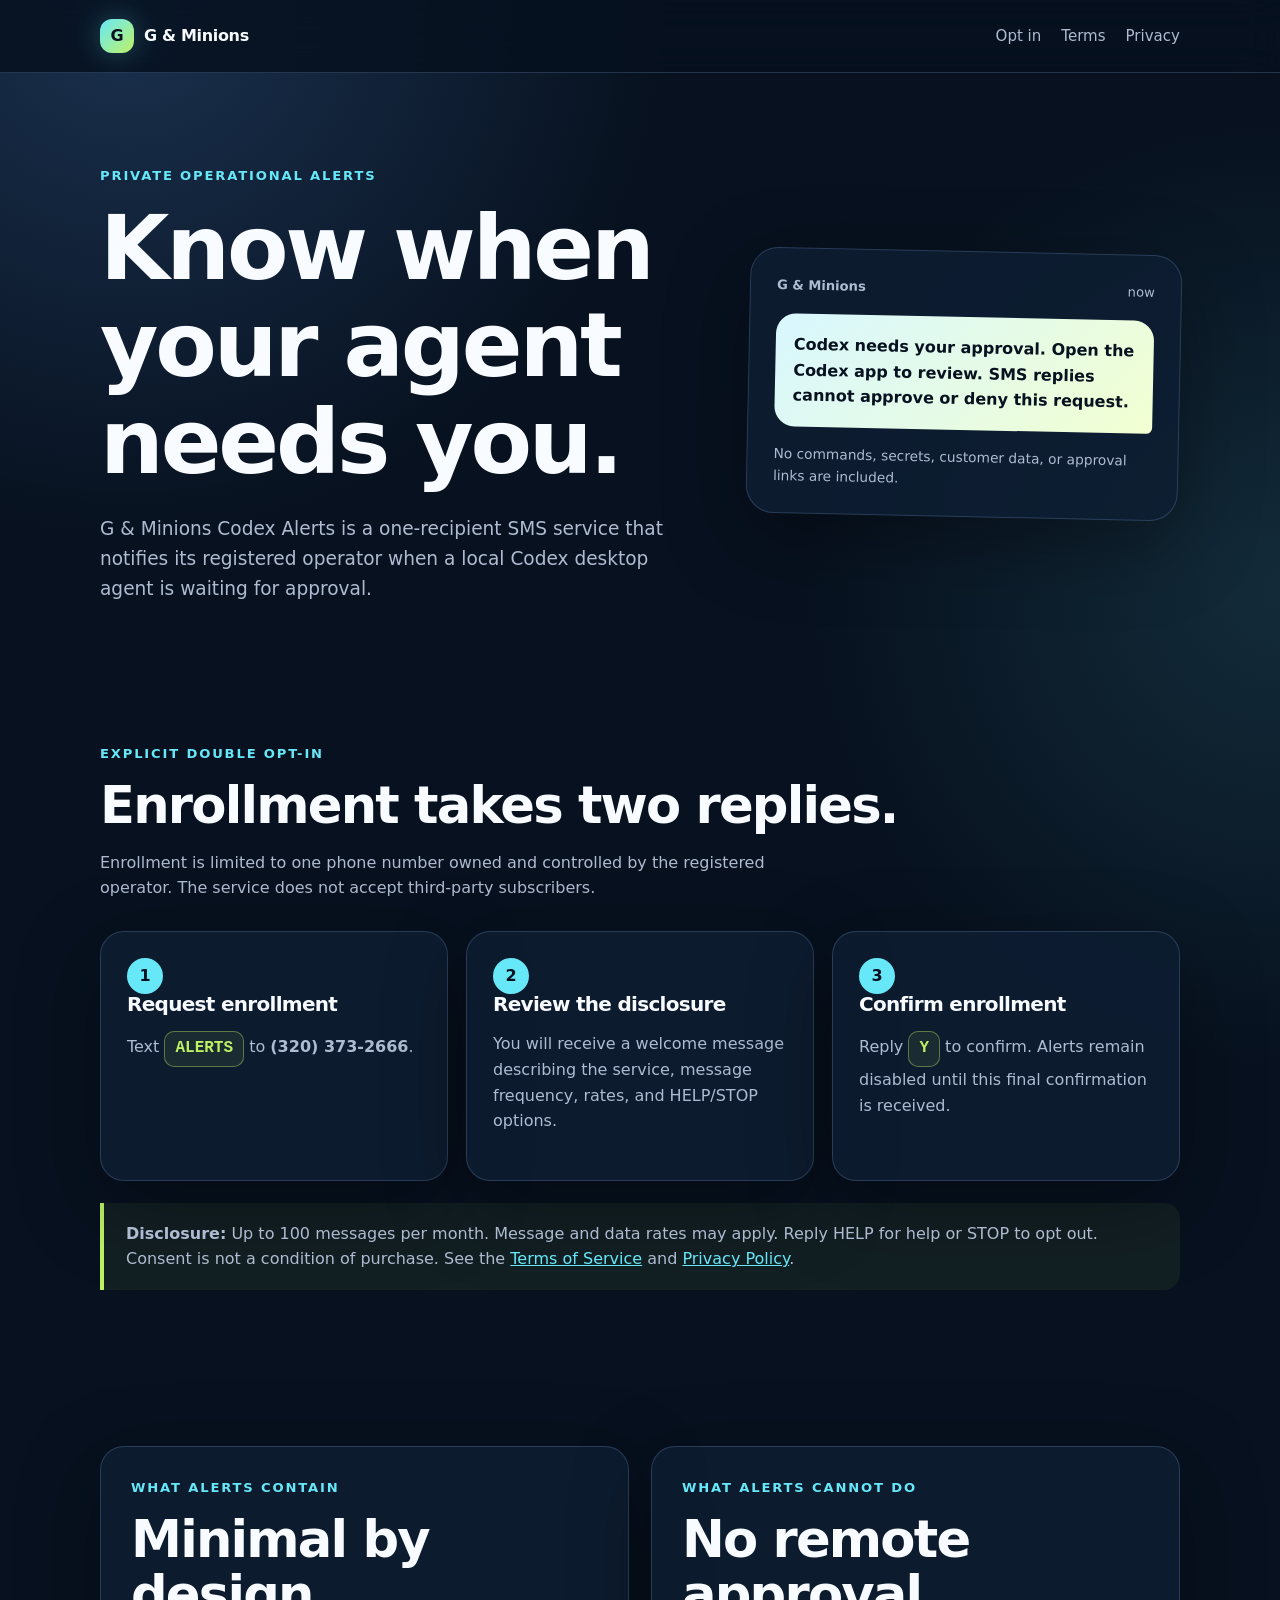
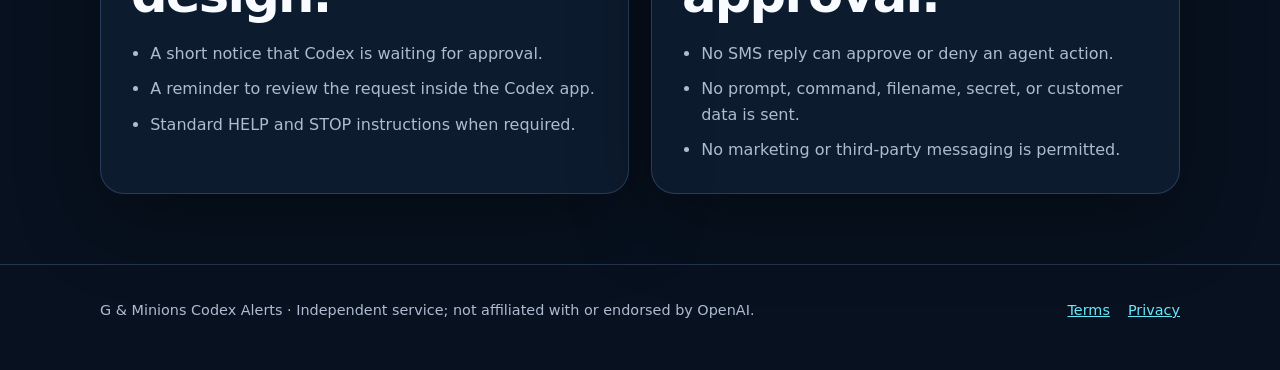
<file: index.html>
<!doctype html>
<html lang="en">
<head>
  <meta charset="utf-8">
  <meta name="viewport" content="width=device-width, initial-scale=1">
  <meta name="description" content="Opt-in information for G and Minions Codex approval alerts.">
  <title>G &amp; Minions — Codex Approval Alerts</title>
  <link rel="stylesheet" href="styles.css">
</head>
<body>
  <header class="site-header">
    <div class="shell nav">
      <a class="brand" href="index.html"><span class="brand-mark">G</span> G &amp; Minions</a>
      <nav class="nav-links" aria-label="Primary navigation">
        <a href="#opt-in">Opt in</a>
        <a href="terms.html">Terms</a>
        <a href="privacy.html">Privacy</a>
      </nav>
    </div>
  </header>

  <main>
    <div class="shell hero">
      <div>
        <p class="eyebrow">Private operational alerts</p>
        <h1>Know when your agent needs you.</h1>
        <p class="lede">G &amp; Minions Codex Alerts is a one-recipient SMS service that notifies its registered operator when a local Codex desktop agent is waiting for approval.</p>
      </div>
      <aside class="sms-card" aria-label="Example alert message">
        <div class="sms-meta"><strong>G &amp; Minions</strong><span>now</span></div>
        <div class="bubble">Codex needs your approval. Open the Codex app to review. SMS replies cannot approve or deny this request.</div>
        <p class="sms-note">No commands, secrets, customer data, or approval links are included.</p>
      </aside>
    </div>

    <section id="opt-in">
      <div class="shell">
        <p class="eyebrow">Explicit double opt-in</p>
        <h2>Enrollment takes two replies.</h2>
        <p class="section-intro">Enrollment is limited to one phone number owned and controlled by the registered operator. The service does not accept third-party subscribers.</p>
        <div class="steps">
          <article class="step">
            <span class="step-number">1</span>
            <h3>Request enrollment</h3>
            <p>Text <span class="keyword">ALERTS</span> to <strong>(320) 373-2666</strong>.</p>
          </article>
          <article class="step">
            <span class="step-number">2</span>
            <h3>Review the disclosure</h3>
            <p>You will receive a welcome message describing the service, message frequency, rates, and HELP/STOP options.</p>
          </article>
          <article class="step">
            <span class="step-number">3</span>
            <h3>Confirm enrollment</h3>
            <p>Reply <span class="keyword">Y</span> to confirm. Alerts remain disabled until this final confirmation is received.</p>
          </article>
        </div>
        <p class="disclosure"><strong>Disclosure:</strong> Up to 100 messages per month. Message and data rates may apply. Reply HELP for help or STOP to opt out. Consent is not a condition of purchase. See the <a href="terms.html">Terms of Service</a> and <a href="privacy.html">Privacy Policy</a>.</p>
      </div>
    </section>

    <section>
      <div class="shell grid-two">
        <article class="panel">
          <p class="eyebrow">What alerts contain</p>
          <h2>Minimal by design.</h2>
          <ul>
            <li>A short notice that Codex is waiting for approval.</li>
            <li>A reminder to review the request inside the Codex app.</li>
            <li>Standard HELP and STOP instructions when required.</li>
          </ul>
        </article>
        <article class="panel">
          <p class="eyebrow">What alerts cannot do</p>
          <h2>No remote approval.</h2>
          <ul>
            <li>No SMS reply can approve or deny an agent action.</li>
            <li>No prompt, command, filename, secret, or customer data is sent.</li>
            <li>No marketing or third-party messaging is permitted.</li>
          </ul>
        </article>
      </div>
    </section>
  </main>

  <footer class="site-footer">
    <div class="shell footer-row">
      <span>G &amp; Minions Codex Alerts · Independent service; not affiliated with or endorsed by OpenAI.</span>
      <span class="footer-links"><a href="terms.html">Terms</a><a href="privacy.html">Privacy</a></span>
    </div>
  </footer>
</body>
</html>
</file>
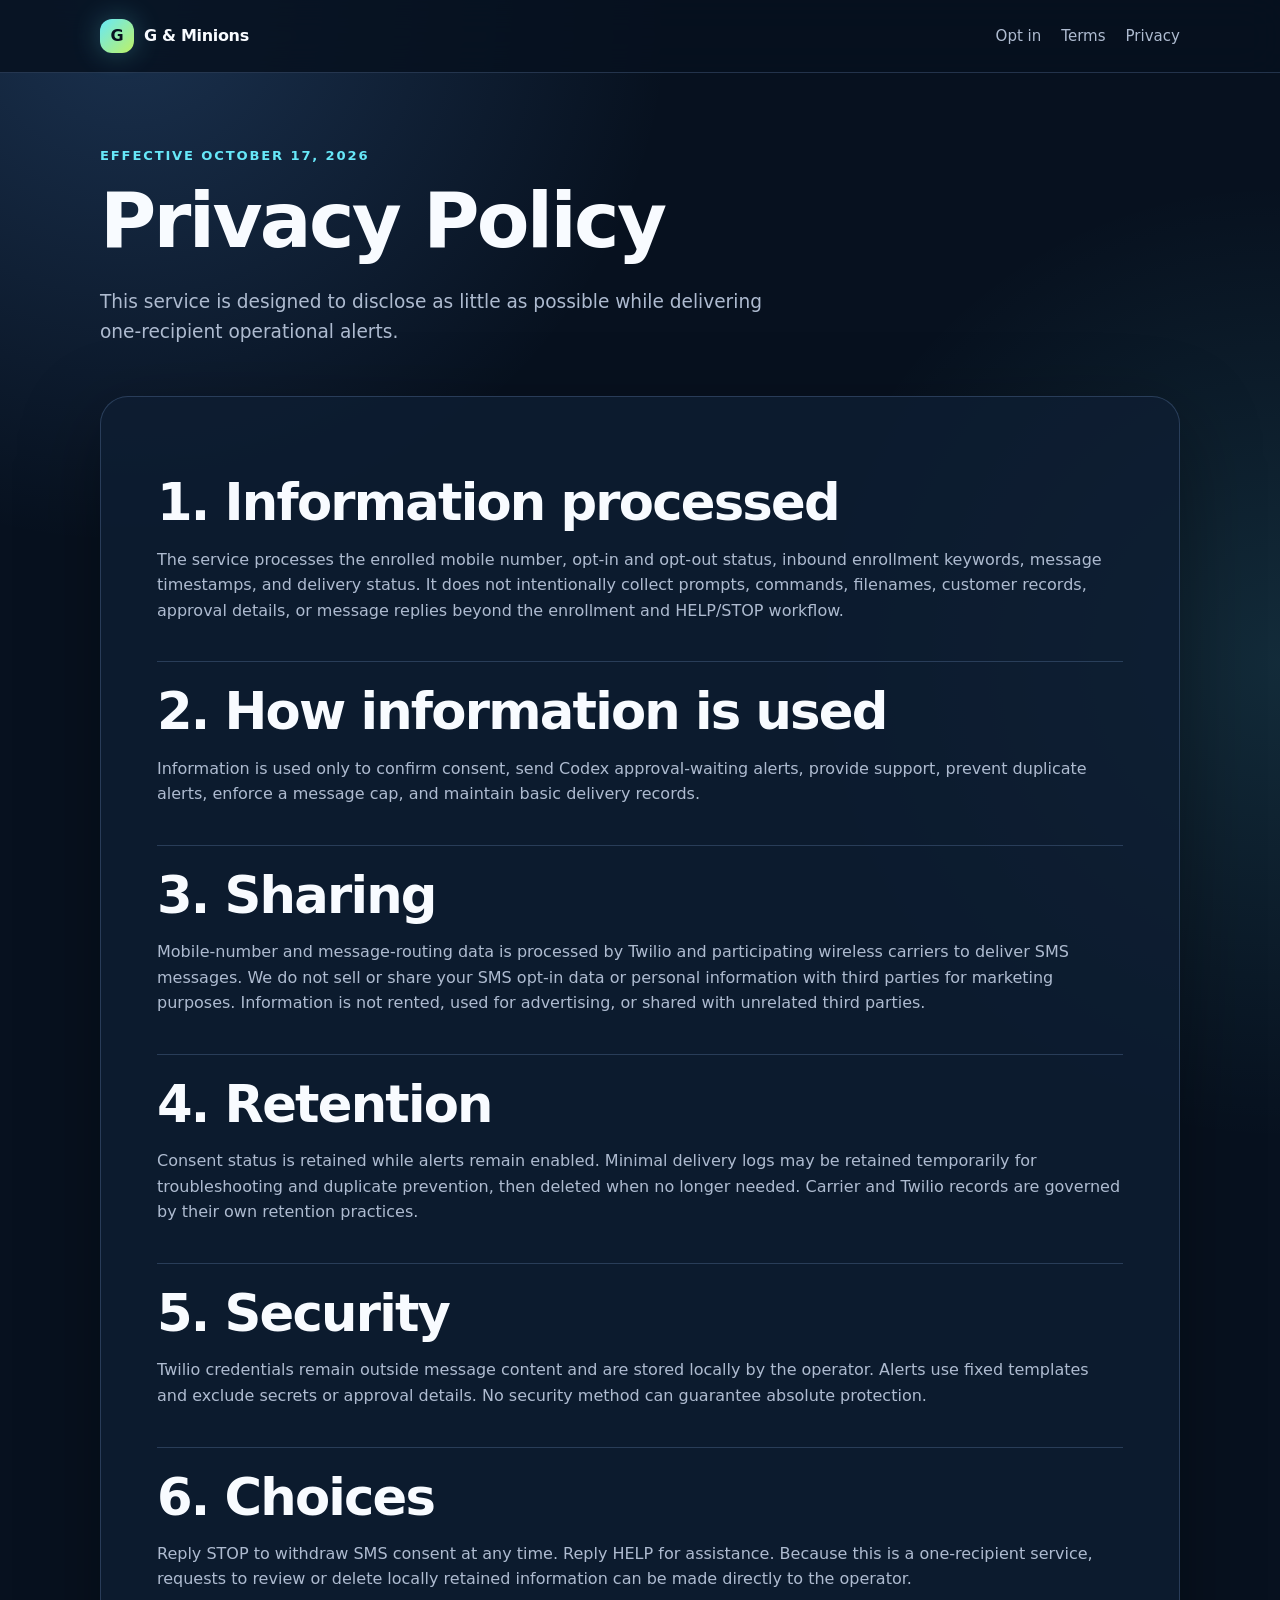
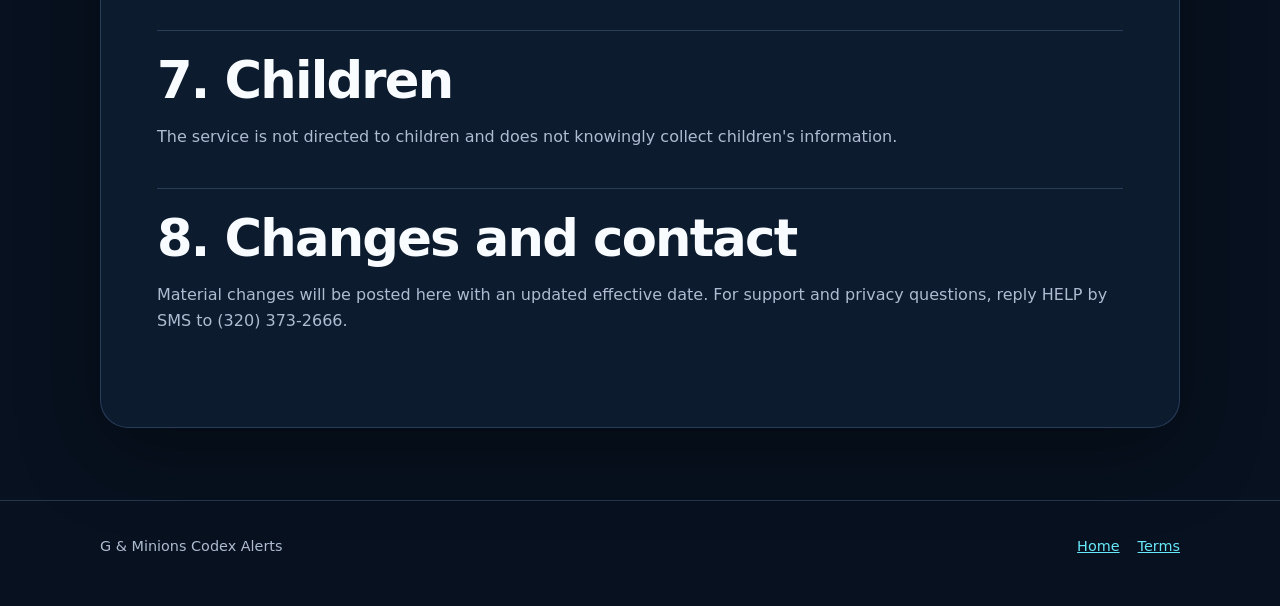
<file: privacy.html>
<!doctype html>
<html lang="en">
<head>
  <meta charset="utf-8">
  <meta name="viewport" content="width=device-width, initial-scale=1">
  <meta name="description" content="Privacy Policy for G and Minions Codex approval alerts.">
  <title>Privacy Policy — G &amp; Minions</title>
  <link rel="stylesheet" href="styles.css">
</head>
<body>
  <header class="site-header">
    <div class="shell nav">
      <a class="brand" href="index.html"><span class="brand-mark">G</span> G &amp; Minions</a>
      <nav class="nav-links" aria-label="Primary navigation"><a href="index.html#opt-in">Opt in</a><a href="terms.html">Terms</a><a href="privacy.html">Privacy</a></nav>
    </div>
  </header>
  <main class="shell">
    <div class="legal-hero">
      <p class="eyebrow">Effective October 17, 2026</p>
      <h1>Privacy Policy</h1>
      <p class="lede">This service is designed to disclose as little as possible while delivering one-recipient operational alerts.</p>
    </div>
    <article class="policy">
      <section><h2>1. Information processed</h2><p>The service processes the enrolled mobile number, opt-in and opt-out status, inbound enrollment keywords, message timestamps, and delivery status. It does not intentionally collect prompts, commands, filenames, customer records, approval details, or message replies beyond the enrollment and HELP/STOP workflow.</p></section>
      <section><h2>2. How information is used</h2><p>Information is used only to confirm consent, send Codex approval-waiting alerts, provide support, prevent duplicate alerts, enforce a message cap, and maintain basic delivery records.</p></section>
      <section><h2>3. Sharing</h2><p>Mobile-number and message-routing data is processed by Twilio and participating wireless carriers to deliver SMS messages. We do not sell or share your SMS opt-in data or personal information with third parties for marketing purposes. Information is not rented, used for advertising, or shared with unrelated third parties.</p></section>
      <section><h2>4. Retention</h2><p>Consent status is retained while alerts remain enabled. Minimal delivery logs may be retained temporarily for troubleshooting and duplicate prevention, then deleted when no longer needed. Carrier and Twilio records are governed by their own retention practices.</p></section>
      <section><h2>5. Security</h2><p>Twilio credentials remain outside message content and are stored locally by the operator. Alerts use fixed templates and exclude secrets or approval details. No security method can guarantee absolute protection.</p></section>
      <section><h2>6. Choices</h2><p>Reply STOP to withdraw SMS consent at any time. Reply HELP for assistance. Because this is a one-recipient service, requests to review or delete locally retained information can be made directly to the operator.</p></section>
      <section><h2>7. Children</h2><p>The service is not directed to children and does not knowingly collect children's information.</p></section>
      <section><h2>8. Changes and contact</h2><p>Material changes will be posted here with an updated effective date. For support and privacy questions, reply HELP by SMS to (320) 373-2666.</p></section>
    </article>
  </main>
  <footer class="site-footer"><div class="shell footer-row"><span>G &amp; Minions Codex Alerts</span><span class="footer-links"><a href="index.html">Home</a><a href="terms.html">Terms</a></span></div></footer>
</body>
</html>
</file>
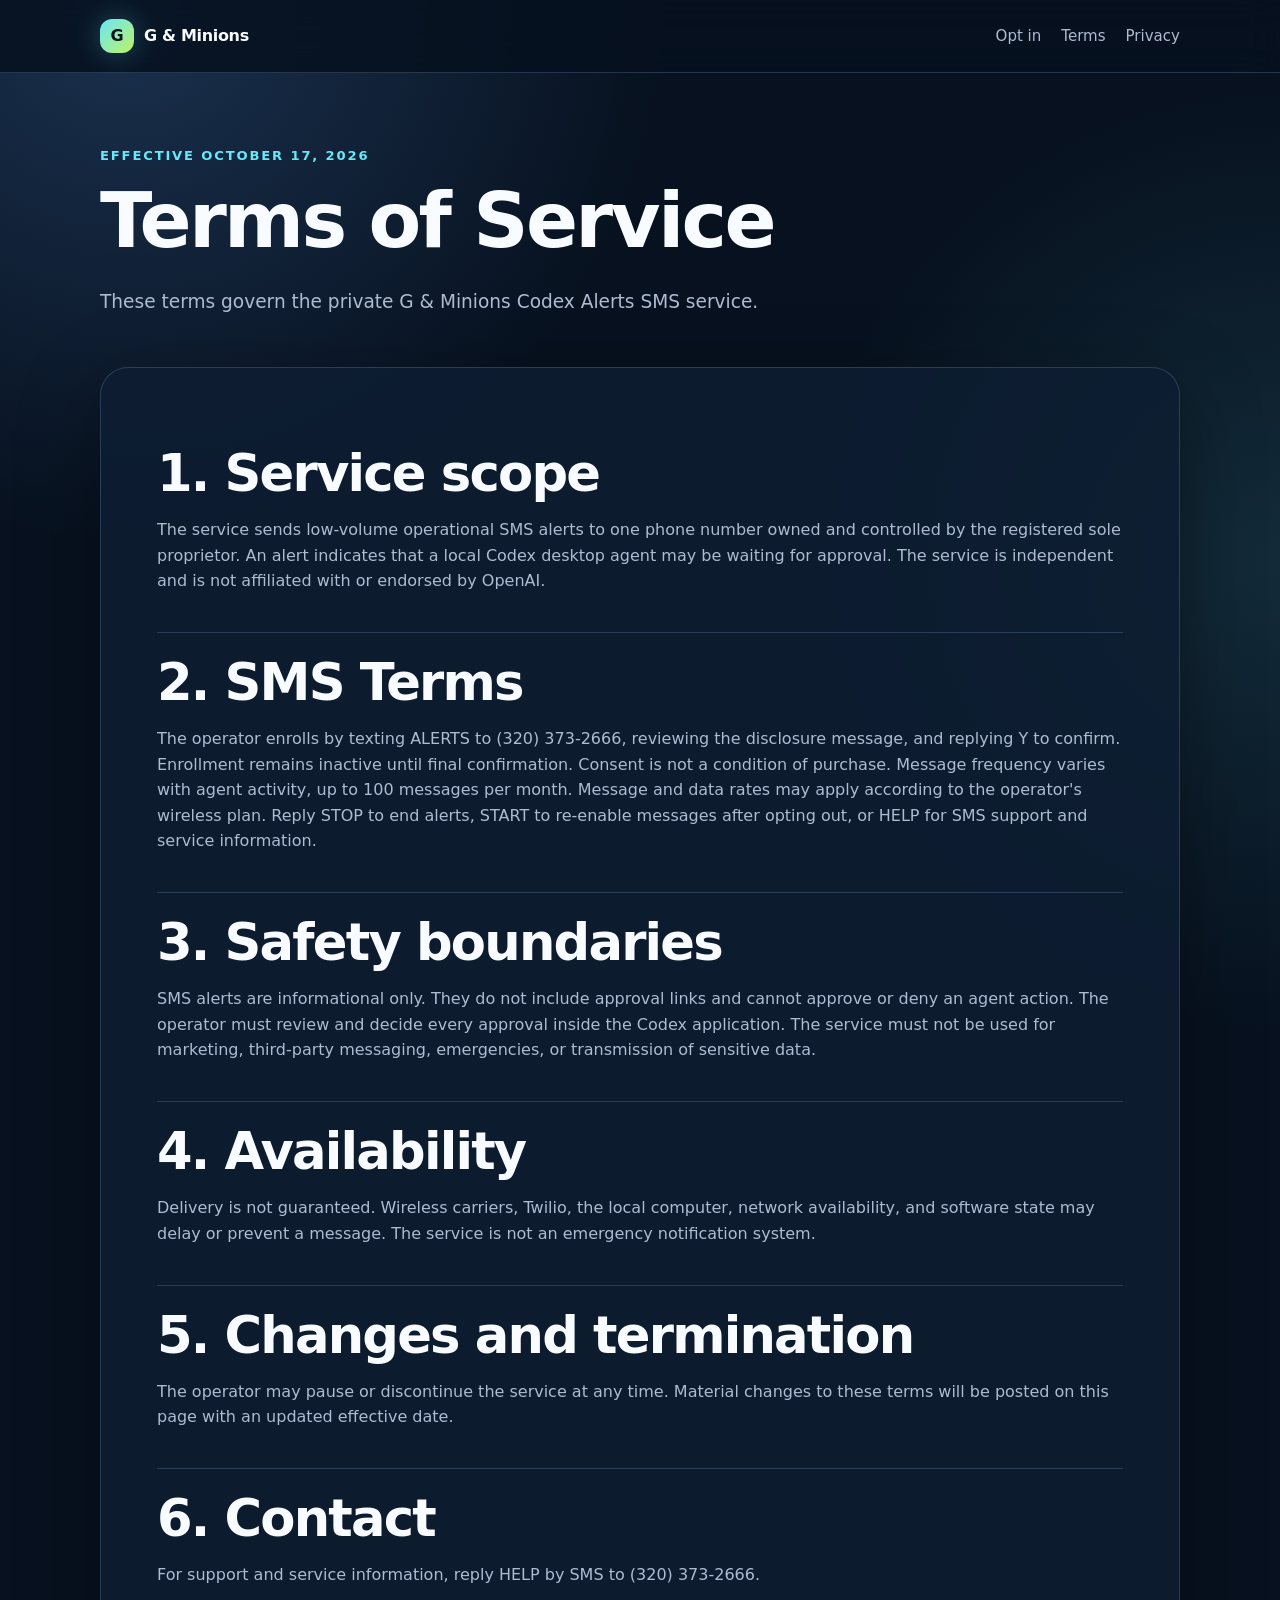
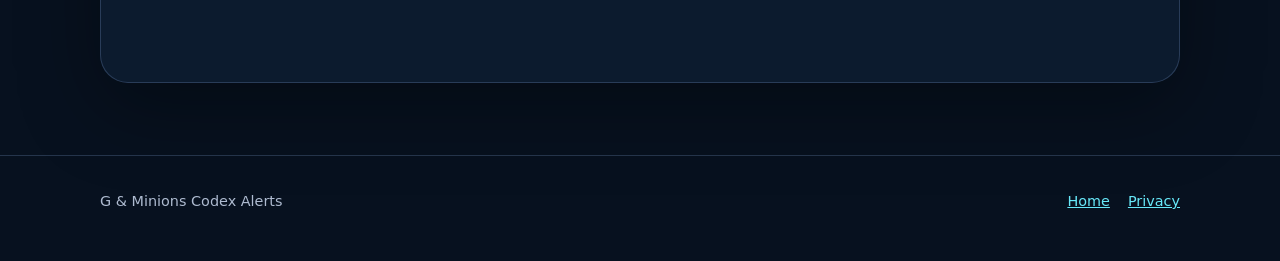
<file: terms.html>
<!doctype html>
<html lang="en">
<head>
  <meta charset="utf-8">
  <meta name="viewport" content="width=device-width, initial-scale=1">
  <meta name="description" content="Terms of Service for G and Minions Codex approval alerts.">
  <title>Terms of Service — G &amp; Minions</title>
  <link rel="stylesheet" href="styles.css">
</head>
<body>
  <header class="site-header">
    <div class="shell nav">
      <a class="brand" href="index.html"><span class="brand-mark">G</span> G &amp; Minions</a>
      <nav class="nav-links" aria-label="Primary navigation"><a href="index.html#opt-in">Opt in</a><a href="terms.html">Terms</a><a href="privacy.html">Privacy</a></nav>
    </div>
  </header>
  <main class="shell">
    <div class="legal-hero">
      <p class="eyebrow">Effective October 17, 2026</p>
      <h1>Terms of Service</h1>
      <p class="lede">These terms govern the private G &amp; Minions Codex Alerts SMS service.</p>
    </div>
    <article class="policy">
      <section><h2>1. Service scope</h2><p>The service sends low-volume operational SMS alerts to one phone number owned and controlled by the registered sole proprietor. An alert indicates that a local Codex desktop agent may be waiting for approval. The service is independent and is not affiliated with or endorsed by OpenAI.</p></section>
      <section><h2>2. SMS Terms</h2><p>The operator enrolls by texting ALERTS to (320) 373-2666, reviewing the disclosure message, and replying Y to confirm. Enrollment remains inactive until final confirmation. Consent is not a condition of purchase. Message frequency varies with agent activity, up to 100 messages per month. Message and data rates may apply according to the operator's wireless plan. Reply STOP to end alerts, START to re-enable messages after opting out, or HELP for SMS support and service information.</p></section>
      <section><h2>3. Safety boundaries</h2><p>SMS alerts are informational only. They do not include approval links and cannot approve or deny an agent action. The operator must review and decide every approval inside the Codex application. The service must not be used for marketing, third-party messaging, emergencies, or transmission of sensitive data.</p></section>
      <section><h2>4. Availability</h2><p>Delivery is not guaranteed. Wireless carriers, Twilio, the local computer, network availability, and software state may delay or prevent a message. The service is not an emergency notification system.</p></section>
      <section><h2>5. Changes and termination</h2><p>The operator may pause or discontinue the service at any time. Material changes to these terms will be posted on this page with an updated effective date.</p></section>
      <section><h2>6. Contact</h2><p>For support and service information, reply HELP by SMS to (320) 373-2666.</p></section>
    </article>
  </main>
  <footer class="site-footer"><div class="shell footer-row"><span>G &amp; Minions Codex Alerts</span><span class="footer-links"><a href="index.html">Home</a><a href="privacy.html">Privacy</a></span></div></footer>
</body>
</html>
</file>
<file: styles.css>
:root {
  color-scheme: dark;
  --ink: #f8fbff;
  --muted: #aebbd0;
  --night: #07111f;
  --panel: rgba(14, 30, 51, 0.82);
  --line: rgba(155, 196, 255, 0.2);
  --cyan: #67e8f9;
  --blue: #60a5fa;
  --lime: #bef264;
  --shadow: 0 24px 80px rgba(0, 0, 0, 0.35);
}

* { box-sizing: border-box; }

html { scroll-behavior: smooth; }

body {
  margin: 0;
  min-height: 100vh;
  color: var(--ink);
  background:
    radial-gradient(circle at 10% 0%, rgba(96, 165, 250, 0.22), transparent 34rem),
    radial-gradient(circle at 100% 30%, rgba(103, 232, 249, 0.12), transparent 30rem),
    var(--night);
  font-family: Inter, ui-sans-serif, system-ui, -apple-system, BlinkMacSystemFont, "Segoe UI", sans-serif;
  line-height: 1.6;
}

a { color: var(--cyan); }
a:hover { color: #fff; }

.shell { width: min(1080px, calc(100% - 32px)); margin: 0 auto; }

.site-header {
  position: sticky;
  top: 0;
  z-index: 10;
  border-bottom: 1px solid var(--line);
  background: rgba(7, 17, 31, 0.85);
  backdrop-filter: blur(18px);
}

.nav {
  min-height: 72px;
  display: flex;
  align-items: center;
  justify-content: space-between;
  gap: 24px;
}

.brand {
  display: inline-flex;
  align-items: center;
  gap: 10px;
  color: var(--ink);
  font-weight: 800;
  letter-spacing: -0.02em;
  text-decoration: none;
}

.brand-mark {
  display: grid;
  place-items: center;
  width: 34px;
  height: 34px;
  border-radius: 12px;
  color: #07111f;
  background: linear-gradient(135deg, var(--cyan), var(--lime));
  box-shadow: 0 0 28px rgba(103, 232, 249, 0.28);
}

.nav-links { display: flex; gap: 20px; }
.nav-links a { color: var(--muted); text-decoration: none; font-size: 0.94rem; }
.nav-links a:hover { color: var(--ink); }

.draft-banner {
  padding: 9px 16px;
  color: #1c2605;
  background: var(--lime);
  text-align: center;
  font-weight: 800;
  font-size: 0.84rem;
  letter-spacing: 0.04em;
  text-transform: uppercase;
}

.hero {
  display: grid;
  grid-template-columns: 1.15fr 0.85fr;
  align-items: center;
  gap: 64px;
  padding: 92px 0 70px;
}

.eyebrow {
  margin: 0 0 14px;
  color: var(--cyan);
  font-size: 0.82rem;
  font-weight: 800;
  letter-spacing: 0.14em;
  text-transform: uppercase;
}

h1, h2, h3 { line-height: 1.08; letter-spacing: -0.035em; }
h1 { margin: 0; max-width: 760px; font-size: clamp(3rem, 7vw, 6.6rem); }
h2 { margin: 0 0 16px; font-size: clamp(2rem, 4vw, 3.2rem); }
h3 { margin: 0 0 10px; font-size: 1.25rem; }

.lede { max-width: 680px; margin: 24px 0 0; color: var(--muted); font-size: 1.16rem; }

.sms-card,
.panel,
.step,
.policy {
  border: 1px solid var(--line);
  background: var(--panel);
  box-shadow: var(--shadow);
}

.sms-card { padding: 26px; border-radius: 28px; transform: rotate(1.2deg); }
.sms-meta { display: flex; justify-content: space-between; gap: 16px; color: var(--muted); font-size: 0.82rem; }
.bubble { margin-top: 18px; padding: 18px; border-radius: 20px 20px 6px 20px; color: #07111f; background: linear-gradient(135deg, #d8f7ff, #f2ffd1); font-weight: 650; }
.sms-note { margin: 16px 0 0; color: var(--muted); font-size: 0.86rem; }

section { padding: 70px 0; }
.section-intro { max-width: 700px; color: var(--muted); }

.steps { display: grid; grid-template-columns: repeat(3, 1fr); gap: 18px; margin-top: 30px; }
.step { min-height: 250px; padding: 26px; border-radius: 24px; }
.step-number { display: inline-grid; place-items: center; width: 36px; height: 36px; border-radius: 50%; color: #07111f; background: var(--cyan); font-weight: 900; }
.step p { color: var(--muted); }
.keyword { display: inline-block; padding: 4px 10px; border: 1px solid rgba(190, 242, 100, 0.4); border-radius: 10px; color: var(--lime); background: rgba(190, 242, 100, 0.08); font-family: ui-monospace, SFMono-Regular, Consolas, monospace; font-weight: 800; }

.disclosure { margin-top: 22px; padding: 18px 22px; border-left: 4px solid var(--lime); border-radius: 0 16px 16px 0; color: var(--muted); background: rgba(190, 242, 100, 0.06); }

.grid-two { display: grid; grid-template-columns: 1fr 1fr; gap: 22px; }
.panel { padding: 30px; border-radius: 24px; }
.panel ul { margin: 18px 0 0; padding-left: 1.2rem; color: var(--muted); }
.panel li + li { margin-top: 10px; }

.legal-hero { padding: 72px 0 30px; }
.legal-hero h1 { font-size: clamp(2.6rem, 6vw, 5rem); }
.policy { margin: 20px auto 72px; padding: clamp(24px, 5vw, 56px); border-radius: 28px; }
.policy section { padding: 22px 0; border-bottom: 1px solid var(--line); }
.policy section:last-child { border-bottom: 0; }
.policy p, .policy li { color: var(--muted); }

.site-footer { padding: 34px 0 48px; border-top: 1px solid var(--line); color: var(--muted); font-size: 0.9rem; }
.footer-row { display: flex; justify-content: space-between; gap: 28px; flex-wrap: wrap; }
.footer-links { display: flex; gap: 18px; }

@media (max-width: 800px) {
  .hero, .grid-two { grid-template-columns: 1fr; }
  .hero { gap: 38px; padding-top: 62px; }
  .steps { grid-template-columns: 1fr; }
  .sms-card { transform: none; }
}

@media (max-width: 560px) {
  .nav { align-items: flex-start; flex-direction: column; padding: 16px 0; }
  .nav-links { width: 100%; justify-content: space-between; }
  h1 { font-size: 2.8rem; }
}
</file>
